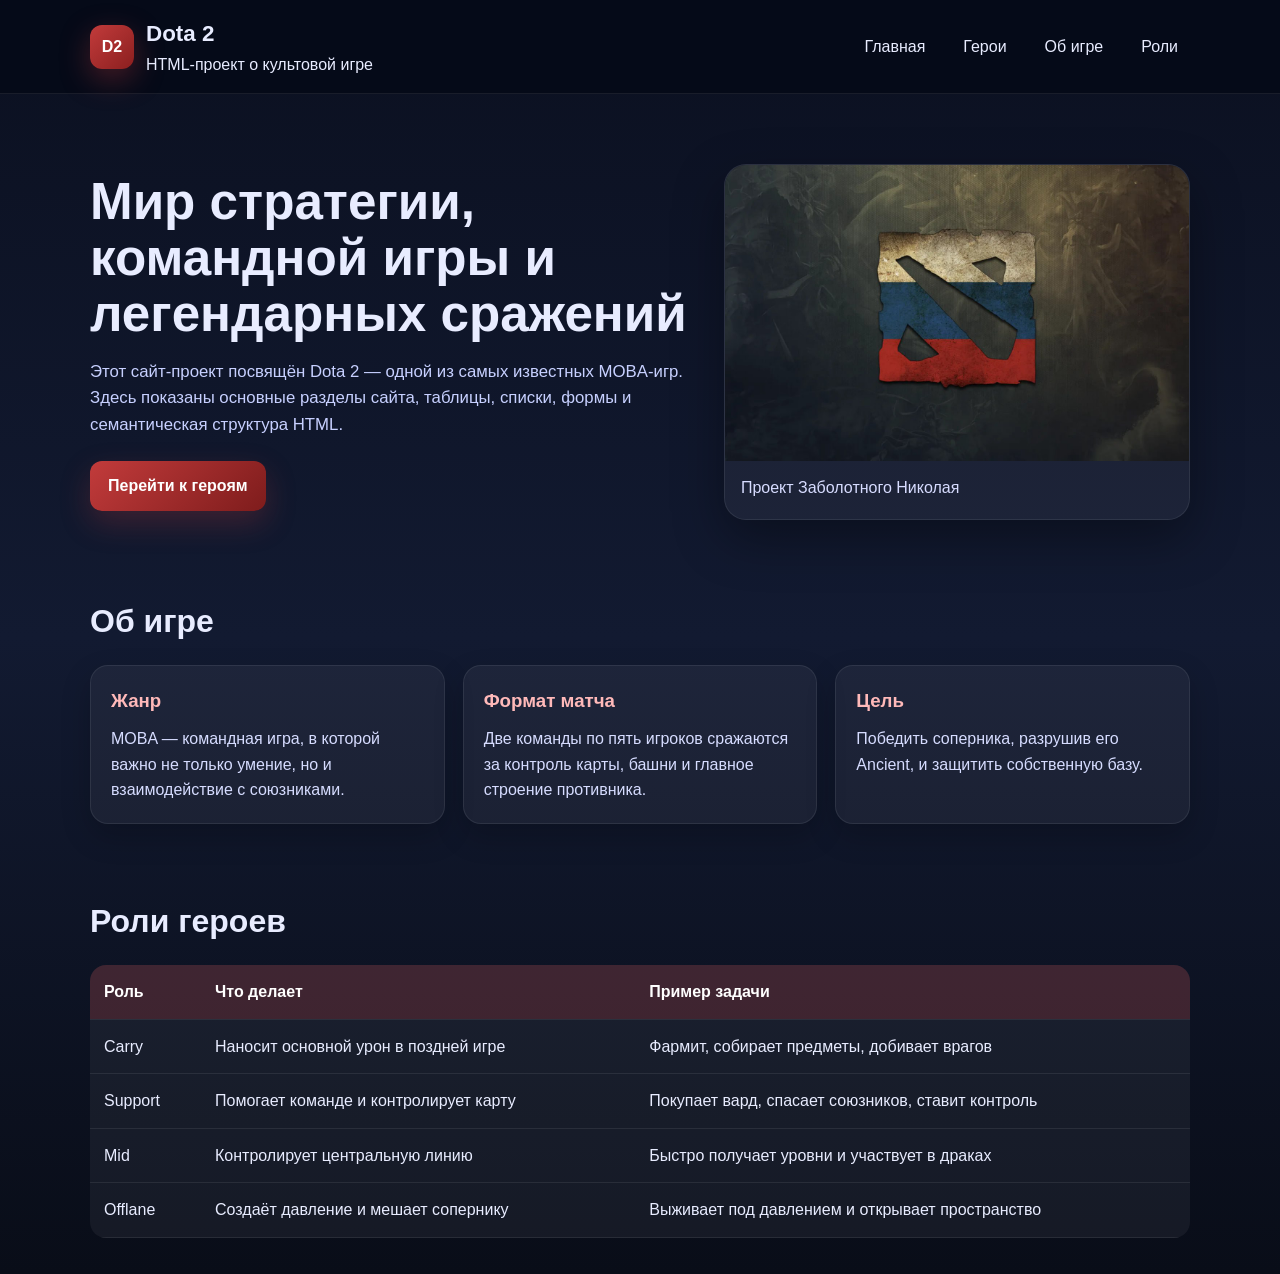
<file: index.html>
<!DOCTYPE html>
<html lang="ru">
<head>
    <meta charset="UTF-8">
    <meta name="viewport" content="width=device-width, initial-scale=1.0">
    <title>Dota 2 — главная</title>
    <link rel="stylesheet" href="style.css">
</head>
<body>

<header>
    <div class="container topbar">
        <div class="logo">
            <div class="logo-box">D2</div>
            <div>
                <h1>Dota 2</h1>
                <p>HTML-проект о культовой игре</p>
            </div>
        </div>

        <nav>
            <ul>
                <li><a href="index.html">Главная</a></li>
                <li><a href="heroes.html">Герои</a></li>
                <li><a href="#about">Об игре</a></li>
                <li><a href="#roles">Роли</a></li>
            </ul>
        </nav>
    </div>
</header>

<main class="container">
    <section class="hero">
        <div class="hero-grid">
            <div class="hero-text">
                <h2>Мир стратегии, командной игры и легендарных сражений</h2>
                <p>
                    Этот сайт-проект посвящён Dota 2 — одной из самых известных MOBA-игр.
                    Здесь показаны основные разделы сайта, таблицы, списки, формы и семантическая структура HTML.
                </p>


                <a class="btn" href="heroes.html">Перейти к героям</a>
            </div>

            <div class="hero-card">
    		<img src="dota-main.jpg" alt="Иллюстрация Dota 2 на главной странице">
    		<p>Проект Заболотного Николая</p>
	    </div>
        </div>
    </section>

    <section id="about">
        <h2 class="section-title">Об игре</h2>
        <div class="grid-3">
            <div class="card">
                <h3>Жанр</h3>
                <p>MOBA — командная игра, в которой важно не только умение, но и взаимодействие с союзниками.</p>
            </div>
            <div class="card">
                <h3>Формат матча</h3>
                <p>Две команды по пять игроков сражаются за контроль карты, башни и главное строение противника.</p>
            </div>
            <div class="card">
                <h3>Цель</h3>
                <p>Победить соперника, разрушив его Ancient, и защитить собственную базу.</p>
            </div>
        </div>
    </section>

    <section id="roles">
        <h2 class="section-title">Роли героев</h2>
        <table>
            <tr>
                <th>Роль</th>
                <th>Что делает</th>
                <th>Пример задачи</th>
            </tr>
            <tr>
                <td>Carry</td>
                <td>Наносит основной урон в поздней игре</td>
                <td>Фармит, собирает предметы, добивает врагов</td>
            </tr>
            <tr>
                <td>Support</td>
                <td>Помогает команде и контролирует карту</td>
                <td>Покупает вард, спасает союзников, ставит контроль</td>
            </tr>
            <tr>
                <td>Mid</td>
                <td>Контролирует центральную линию</td>
                <td>Быстро получает уровни и участвует в драках</td>
            </tr>
            <tr>
                <td>Offlane</td>
                <td>Создаёт давление и мешает сопернику</td>
                <td>Выживает под давлением и открывает пространство</td>
            </tr>
        </table>
    </section>


</main>



</body>
</html>
</file>
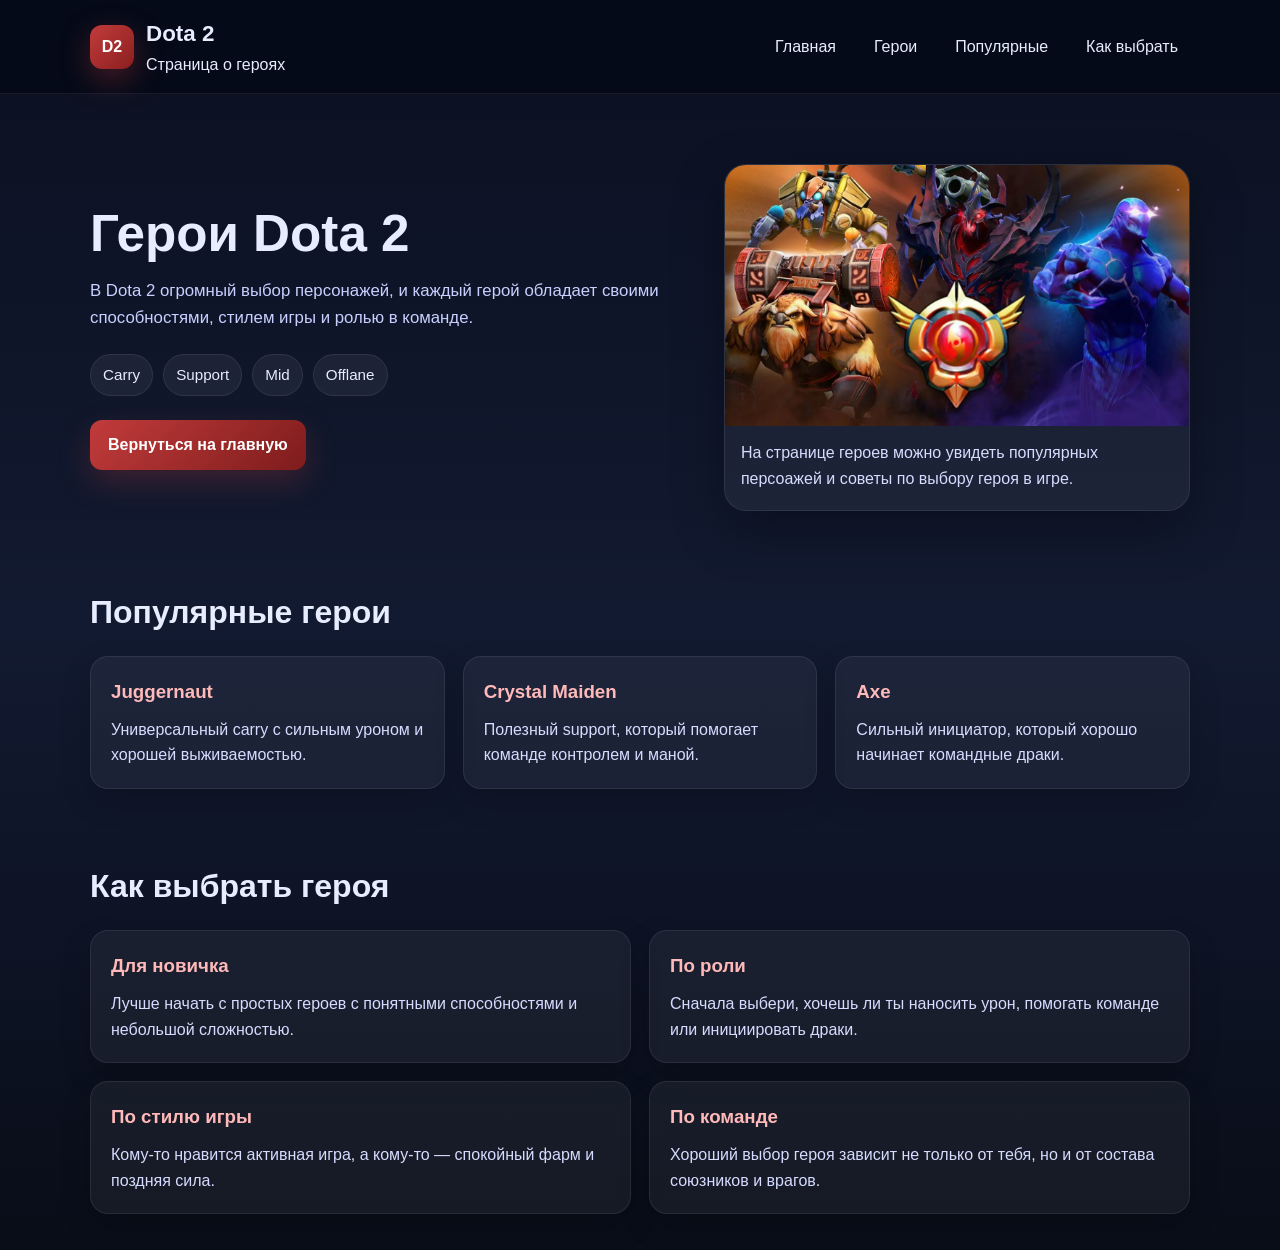
<file: heroes.html>
<!DOCTYPE html>
<html lang="ru">
<head>
    <meta charset="UTF-8">
    <meta name="viewport" content="width=device-width, initial-scale=1.0">
    <title>Dota 2 — герои</title>
    <link rel="stylesheet" href="style.css">
</head>
<body>

<header>
    <div class="container topbar">
        <div class="logo">
            <div class="logo-box">D2</div>
            <div>
                <h1>Dota 2</h1>
                <p>Страница о героях</p>
            </div>
        </div>

        <nav>
            <ul>
                <li><a href="index.html">Главная</a></li>
                <li><a href="heroes.html">Герои</a></li>
                <li><a href="#popular">Популярные</a></li>
                <li><a href="#pick">Как выбрать</a></li>
            </ul>
        </nav>
    </div>
</header>

<main class="container">
    <section class="hero">
        <div class="hero-grid">
            <div class="hero-text">
                <h2>Герои Dota 2</h2>
                <p>
                    В Dota 2 огромный выбор персонажей, и каждый герой обладает своими способностями, стилем игры и ролью в команде.
                </p>
                <div class="badge-row">
                    <span class="badge">Carry</span>
                    <span class="badge">Support</span>
                    <span class="badge">Mid</span>
                    <span class="badge">Offlane</span>
                </div>
                <a class="btn" href="index.html">Вернуться на главную</a>
            </div>

            <div class="hero-card">
    <img src="dota-heroes.jpg" alt="Герои Dota 2">
    <p>На странице героев можно увидеть популярных персоажей и советы по выбору героя в игре.</p>
</div>
        </div>
    </section>

    <section id="popular">
        <h2 class="section-title">Популярные герои</h2>
        <div class="grid-3">
            <div class="card">
                <h3>Juggernaut</h3>
                <p>Универсальный carry с сильным уроном и хорошей выживаемостью.</p>
            </div>
            <div class="card">
                <h3>Crystal Maiden</h3>
                <p>Полезный support, который помогает команде контролем и маной.</p>
            </div>
            <div class="card">
                <h3>Axe</h3>
                <p>Сильный инициатор, который хорошо начинает командные драки.</p>
            </div>
        </div>
    </section>

    <section id="pick">
        <h2 class="section-title">Как выбрать героя</h2>
        <div class="tips">
            <div class="card">
                <h3>Для новичка</h3>
                <p>Лучше начать с простых героев с понятными способностями и небольшой сложностью.</p>
            </div>
            <div class="card">
                <h3>По роли</h3>
                <p>Сначала выбери, хочешь ли ты наносить урон, помогать команде или инициировать драки.</p>
            </div>
            <div class="card">
                <h3>По стилю игры</h3>
                <p>Кому-то нравится активная игра, а кому-то — спокойный фарм и поздняя сила.</p>
            </div>
            <div class="card">
                <h3>По команде</h3>
                <p>Хороший выбор героя зависит не только от тебя, но и от состава союзников и врагов.</p>
            </div>
        </div>
    </section>
</main>



</body>
</html>
</file>
<file: style.css>
* {
    box-sizing: border-box;
    margin: 0;
    padding: 0;
}

html {
    scroll-behavior: smooth;
}

body {
    font-family: Arial, sans-serif;
    background: linear-gradient(180deg, #0b1020 0%, #121a31 50%, #090d18 100%);
    color: #e8ecff;
    line-height: 1.6;
}

.container {
    width: min(1100px, 92%);
    margin: 0 auto;
}

header {
    background: rgba(6, 10, 24, 0.92);
    border-bottom: 1px solid rgba(255,255,255,0.08);
    position: sticky;
    top: 0;
    z-index: 1000;
    backdrop-filter: blur(10px);
}

.topbar {
    display: flex;
    justify-content: space-between;
    align-items: center;
    padding: 16px 0;
    gap: 20px;
    flex-wrap: wrap;
}

.logo {
    display: flex;
    align-items: center;
    gap: 12px;
}

.logo-box {
    width: 44px;
    height: 44px;
    border-radius: 12px;
    background: linear-gradient(135deg, #c23b3b, #8b1f1f);
    display: grid;
    place-items: center;
    font-weight: bold;
    color: white;
    box-shadow: 0 10px 30px rgba(194, 59, 59, 0.35);
}

.logo h1 {
    font-size: 1.4rem;
}

nav ul {
    list-style: none;
    display: flex;
    gap: 14px;
    flex-wrap: wrap;
}

nav a {
    color: #e8ecff;
    text-decoration: none;
    padding: 8px 12px;
    border-radius: 10px;
    transition: 0.25s;
}

nav a:hover {
    background: rgba(194, 59, 59, 0.18);
    color: #ffb3b3;
}

.hero {
    padding: 70px 0 40px;
}

.hero-grid {
    display: grid;
    grid-template-columns: 1.3fr 1fr;
    gap: 28px;
    align-items: center;
}

.hero-text h2 {
    font-size: clamp(2rem, 4vw, 3.6rem);
    line-height: 1.1;
    margin-bottom: 16px;
}

.hero-text p {
    font-size: 1.05rem;
    color: #c7d0ff;
    margin-bottom: 22px;
    max-width: 650px;
}

.badge-row {
    display: flex;
    flex-wrap: wrap;
    gap: 10px;
    margin-bottom: 24px;
}

.badge {
    background: rgba(255,255,255,0.06);
    border: 1px solid rgba(255,255,255,0.08);
    padding: 8px 12px;
    border-radius: 999px;
    font-size: 0.95rem;
}

.btn {
    display: inline-block;
    background: linear-gradient(135deg, #c23b3b, #7e1c1c);
    color: white;
    padding: 12px 18px;
    border-radius: 12px;
    text-decoration: none;
    font-weight: bold;
    box-shadow: 0 12px 30px rgba(194, 59, 59, 0.25);
    border: none;
    cursor: pointer;
}

.btn:hover {
    opacity: 0.92;
}

.hero-card {
    background: rgba(255,255,255,0.05);
    border: 1px solid rgba(255,255,255,0.08);
    border-radius: 22px;
    overflow: hidden;
    box-shadow: 0 18px 50px rgba(0,0,0,0.35);
}

.hero-card img {
    width: 100%;
    display: block;
}

.hero-card p {
    padding: 14px 16px 18px;
    color: #d7dcff;
}

section {
    padding: 36px 0;
}

.section-title {
    font-size: 2rem;
    margin-bottom: 18px;
}

.grid-3 {
    display: grid;
    grid-template-columns: repeat(3, 1fr);
    gap: 18px;
}

.card {
    background: rgba(255,255,255,0.05);
    border: 1px solid rgba(255,255,255,0.08);
    border-radius: 18px;
    padding: 20px;
    box-shadow: 0 12px 30px rgba(0,0,0,0.2);
}

.card h3 {
    margin-bottom: 10px;
    color: #ffb9b9;
}

.card p, .card li {
    color: #d6dcff;
}

.card ul {
    margin-left: 18px;
    margin-top: 10px;
}

table {
    width: 100%;
    border-collapse: collapse;
    overflow: hidden;
    border-radius: 16px;
    background: rgba(255,255,255,0.05);
}

th, td {
    padding: 14px;
    border-bottom: 1px solid rgba(255,255,255,0.08);
    text-align: left;
}

th {
    background: rgba(194, 59, 59, 0.22);
    color: #fff;
}

tr:hover td {
    background: rgba(255,255,255,0.03);
}

.tips {
    display: grid;
    grid-template-columns: repeat(2, 1fr);
    gap: 18px;
}

form {
    display: grid;
    gap: 14px;
}

input, textarea {
    width: 100%;
    padding: 12px 14px;
    border-radius: 12px;
    border: 1px solid rgba(255,255,255,0.12);
    background: rgba(255,255,255,0.06);
    color: white;
    outline: none;
}

input::placeholder, textarea::placeholder {
    color: #aeb7e8;
}

.form-row {
    display: grid;
    grid-template-columns: 1fr 1fr;
    gap: 14px;
}

footer {
    margin-top: 30px;
    padding: 24px 0;
    border-top: 1px solid rgba(255,255,255,0.08);
    color: #adb5e8;
    text-align: center;
}

.accent {
    color: #ff8f8f;
}

@media (max-width: 900px) {
    .hero-grid, .grid-3, .tips, .form-row {
        grid-template-columns: 1fr;
    }

    nav ul {
        gap: 8px;
    }
}
</file>
